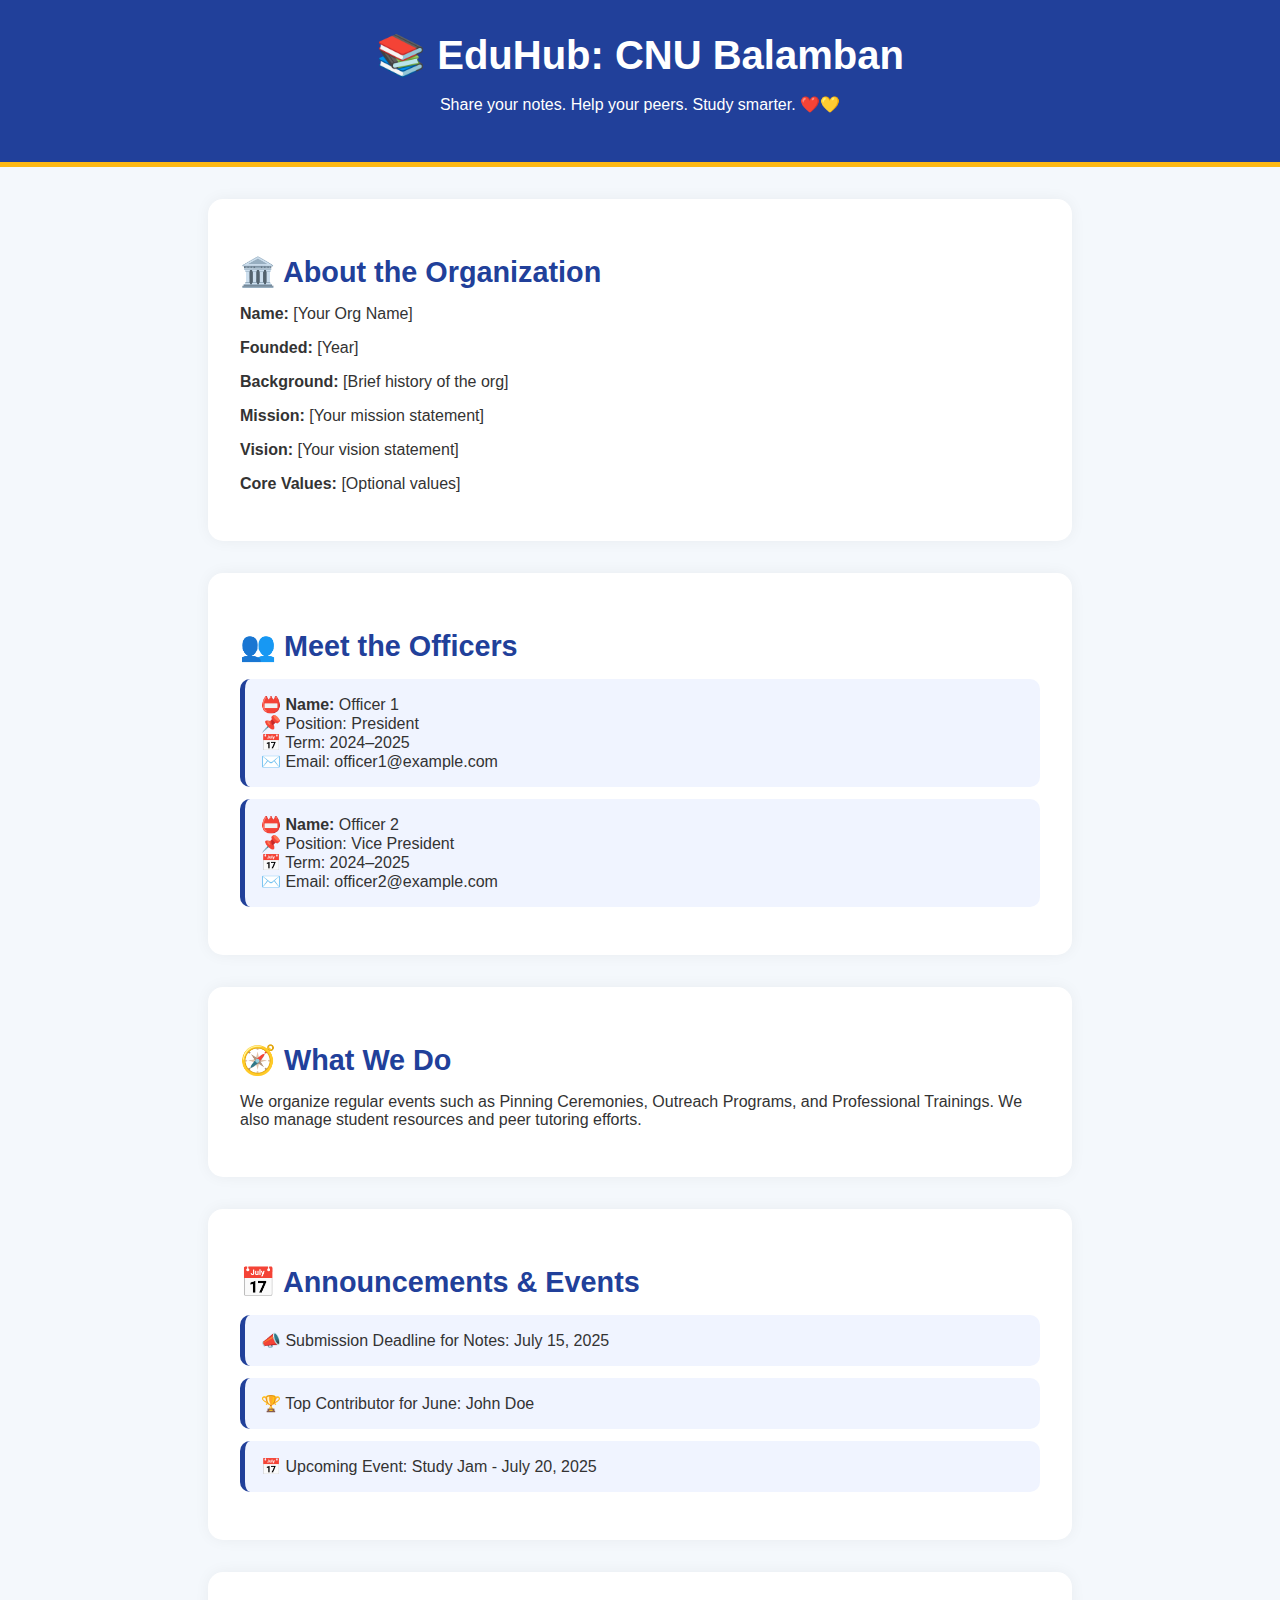
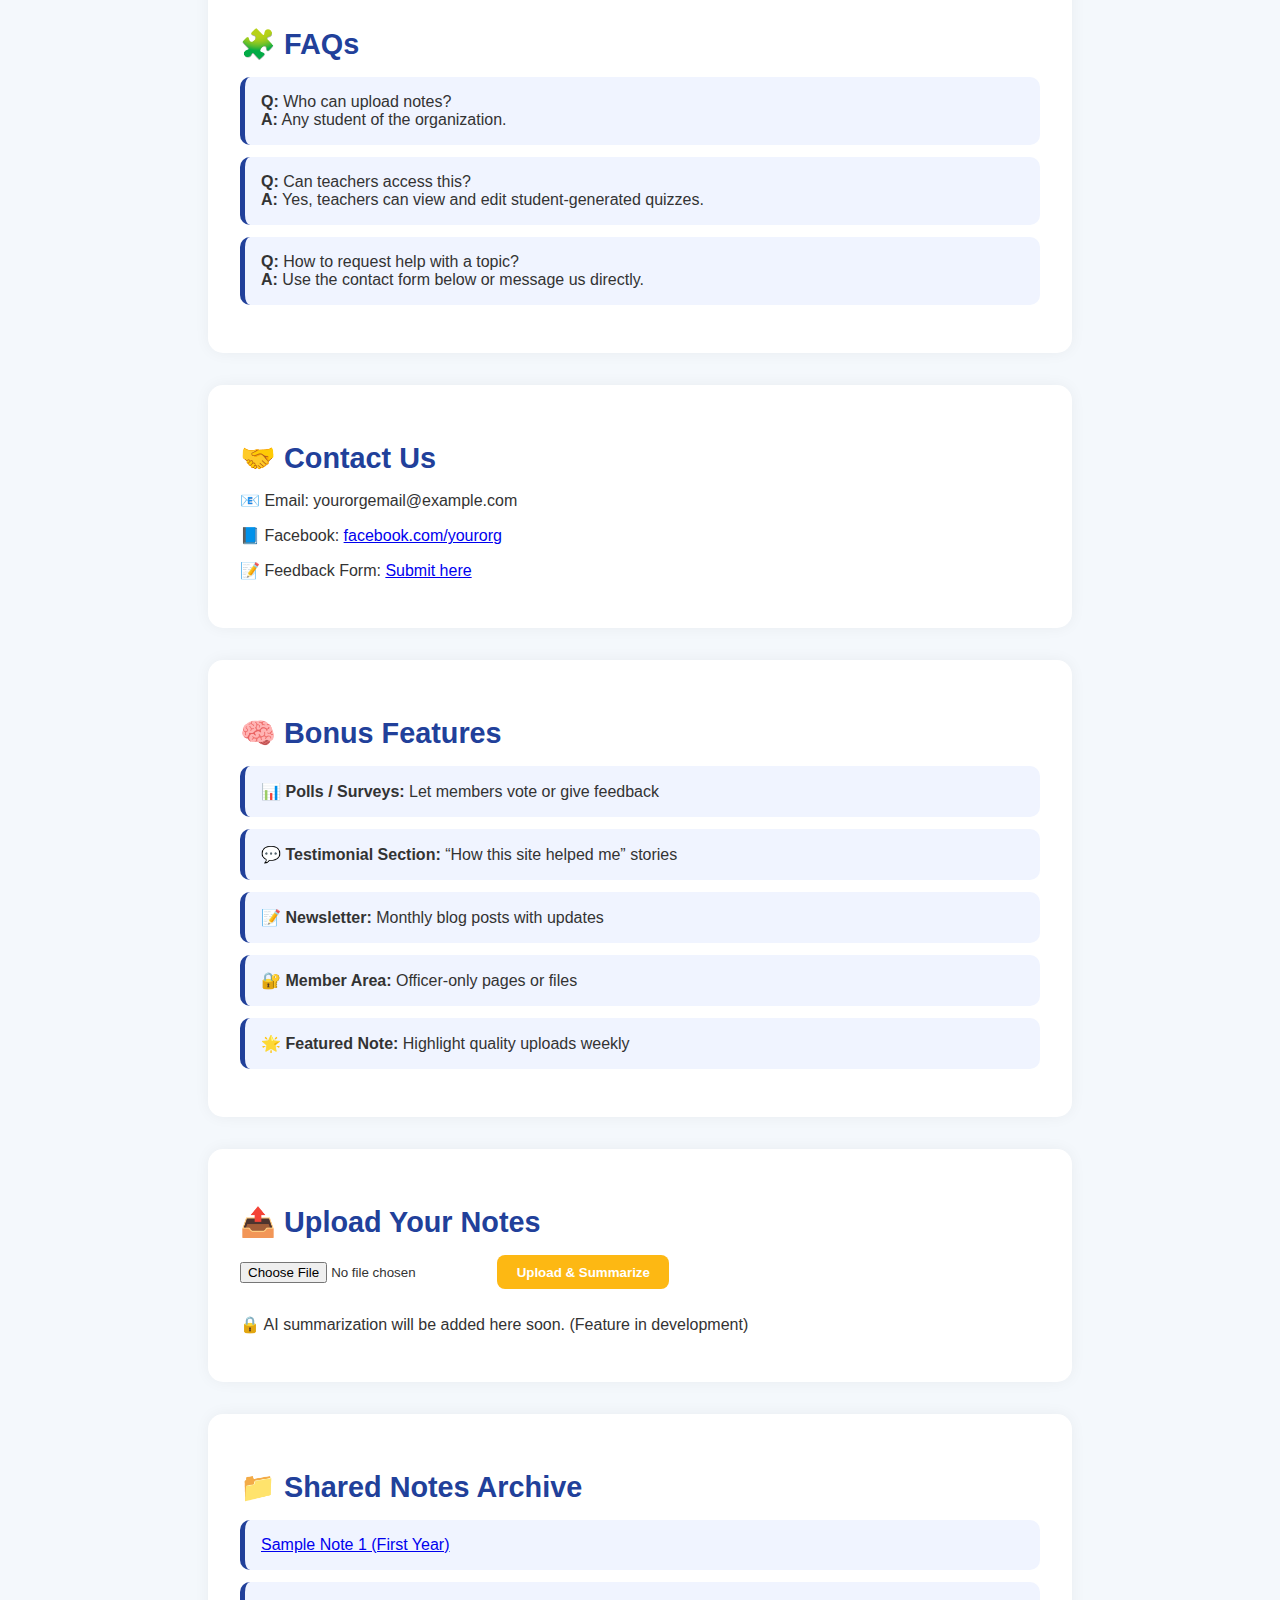
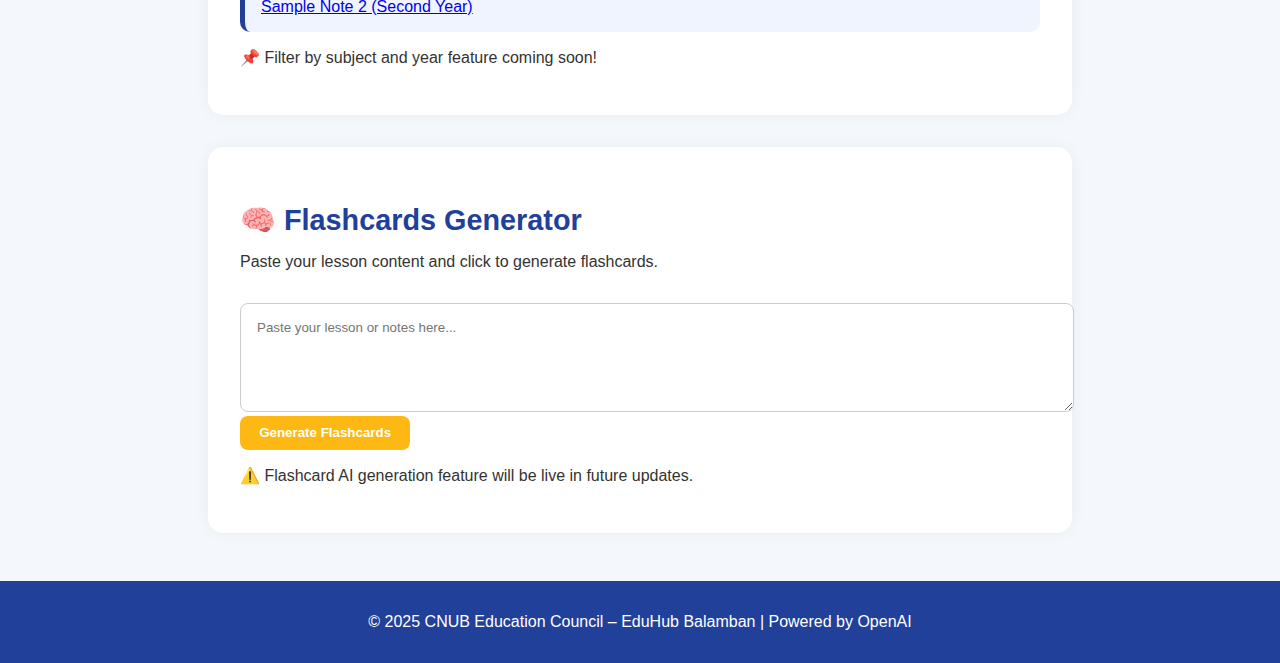
<file: index.html>
<!DOCTYPE html>
<html lang="en">
<head>
  <meta charset="UTF-8" />
  <meta name="viewport" content="width=device-width, initial-scale=1.0" />
  <title>EduHub-CNU Balamban</title>
  <link rel="stylesheet" href="style.css" />
</head>
<body>
  <header>
    <h1>📚 EduHub: CNU Balamban</h1>
    <p>Share your notes. Help your peers. Study smarter. ❤️💛</p>
  </header>

<section id="about">
    <h2>🏛️ About the Organization</h2>
    <p><strong>Name:</strong> [Your Org Name]</p>
    <p><strong>Founded:</strong> [Year]</p>
    <p><strong>Background:</strong> [Brief history of the org]</p>
    <p><strong>Mission:</strong> [Your mission statement]</p>
    <p><strong>Vision:</strong> [Your vision statement]</p>
    <p><strong>Core Values:</strong> [Optional values]</p>
  </section>

  <section id="officers">
    <h2>👥 Meet the Officers</h2>
    <ul>
      <li><strong>📛 Name:</strong> Officer 1<br>📌 Position: President<br>📅 Term: 2024–2025<br>✉️ Email: officer1@example.com</li>
      <li><strong>📛 Name:</strong> Officer 2<br>📌 Position: Vice President<br>📅 Term: 2024–2025<br>✉️ Email: officer2@example.com</li>
    </ul>
  </section>

  <section id="activities">
    <h2>🧭 What We Do</h2>
    <p>We organize regular events such as Pinning Ceremonies, Outreach Programs, and Professional Trainings. We also manage student resources and peer tutoring efforts.</p>
  </section>

  <section id="announcements">
    <h2>📅 Announcements & Events</h2>
    <ul>
      <li>📣 Submission Deadline for Notes: July 15, 2025</li>
      <li>🏆 Top Contributor for June: John Doe</li>
      <li>📅 Upcoming Event: Study Jam - July 20, 2025</li>
    </ul>
  </section>

  <section id="faq">
    <h2>🧩 FAQs</h2>
    <ul>
      <li><strong>Q:</strong> Who can upload notes?<br><strong>A:</strong> Any student of the organization.</li>
      <li><strong>Q:</strong> Can teachers access this?<br><strong>A:</strong> Yes, teachers can view and edit student-generated quizzes.</li>
      <li><strong>Q:</strong> How to request help with a topic?<br><strong>A:</strong> Use the contact form below or message us directly.</li>
    </ul>
  </section>

  <section id="contact">
    <h2>🤝 Contact Us</h2>
    <p>📧 Email: yourorgemail@example.com</p>
    <p>📘 Facebook: <a href="#">facebook.com/yourorg</a></p>
    <p>📝 Feedback Form: <a href="#">Submit here</a></p>
  </section>

  <section id="extras">
    <h2>🧠 Bonus Features</h2>
    <ul>
      <li>📊 <strong>Polls / Surveys:</strong> Let members vote or give feedback</li>
      <li>💬 <strong>Testimonial Section:</strong> “How this site helped me” stories</li>
      <li>📝 <strong>Newsletter:</strong> Monthly blog posts with updates</li>
      <li>🔐 <strong>Member Area:</strong> Officer-only pages or files</li>
      <li>🌟 <strong>Featured Note:</strong> Highlight quality uploads weekly</li>
    </ul>
  </section>
  
  <section id="upload">
    <h2>📤 Upload Your Notes</h2>
    <form id="uploadForm">
      <input type="file" id="fileInput" accept=".pdf,.doc,.docx,.txt" required />
      <button type="submit">Upload & Summarize</button>
    </form>
    <p id="summaryOutput">🔒 AI summarization will be added here soon. (Feature in development)</p>
  </section>

  <section id="notes">
    <h2>📁 Shared Notes Archive</h2>
    <ul id="notesList">
      <li><a href="#">Sample Note 1 (First Year)</a></li>
      <li><a href="#">Sample Note 2 (Second Year)</a></li>
    </ul>
    <p>📌 Filter by subject and year feature coming soon!</p>
  </section>

  <section id="flashcards">
    <h2>🧠 Flashcards Generator</h2>
    <p>Paste your lesson content and click to generate flashcards.</p>
    <textarea id="flashcardInput" rows="5" placeholder="Paste your lesson or notes here..."></textarea>
    <button onclick="generateFlashcards()">Generate Flashcards</button>
    <ul id="flashcardOutput"></ul>
    <p>⚠️ Flashcard AI generation feature will be live in future updates.</p>
  </section>

  <footer>
    <p>&copy; 2025 CNUB Education Council – EduHub Balamban | Powered by OpenAI</p>
  </footer>

  <script>
    document.getElementById("uploadForm").addEventListener("submit", function(event) {
      event.preventDefault();
      const summaryOutput = document.getElementById("summaryOutput");
      summaryOutput.textContent = "🔄 Upload received. AI summarization feature is under development.";
    });

    function generateFlashcards() {
      const input = document.getElementById("flashcardInput").value;
      const output = document.getElementById("flashcardOutput");
      output.innerHTML = "";
      if (!input.trim()) {
        output.innerHTML = "<li>Please enter some content to generate flashcards.</li>";
        return;
      }
      const exampleFlashcards = [
        { q: "What is the main idea of the text?", a: "(Your answer here)" },
        { q: "List one key point from the content.", a: "(Your answer here)" },
      ];
      exampleFlashcards.forEach(card => {
        const li = document.createElement("li");
        li.innerHTML = `<strong>Q:</strong> ${card.q}<br/><strong>A:</strong> ${card.a}`;
        output.appendChild(li);
      });
    }
  </script>
</body>
</html>
</file>
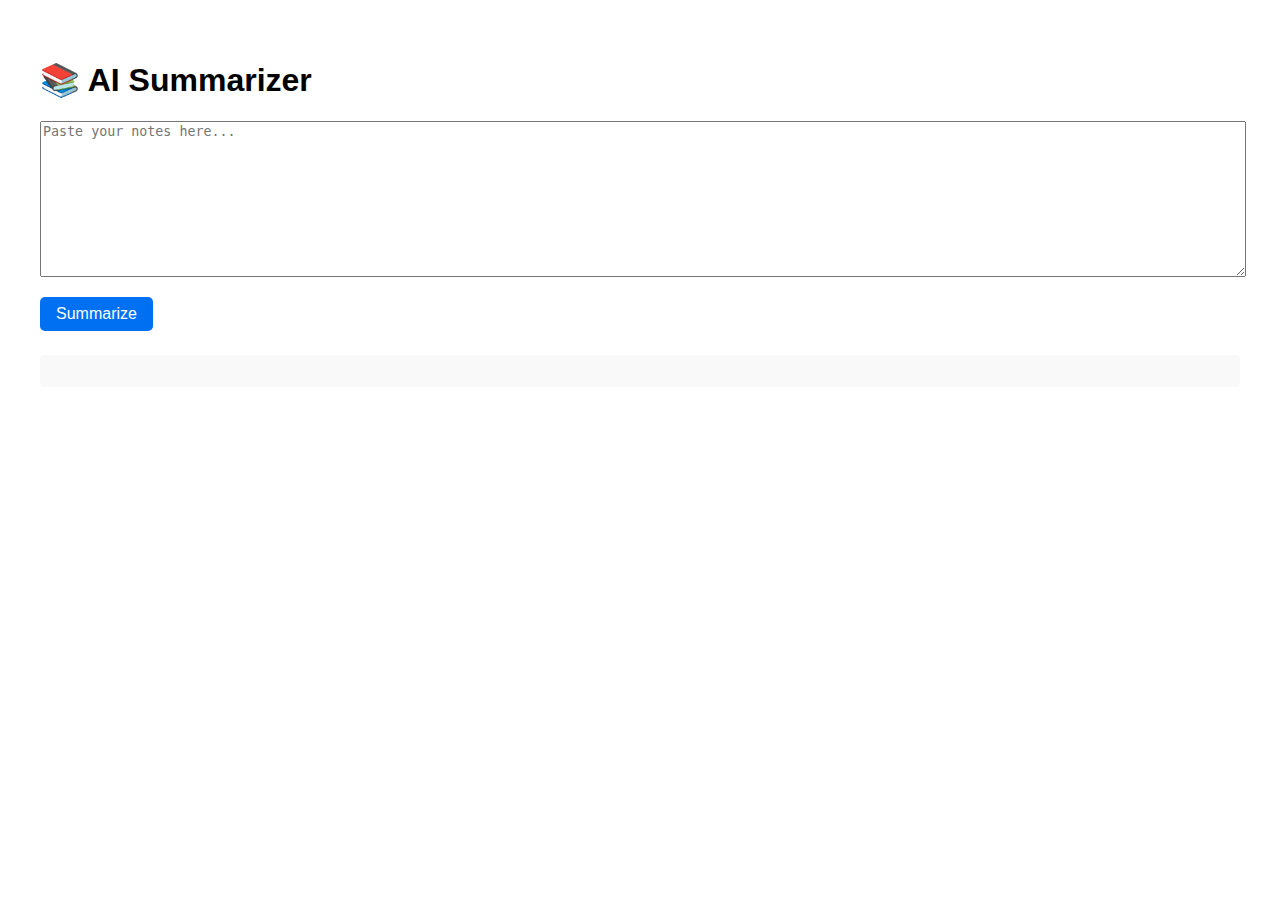
<file: summarizer.html>
<!DOCTYPE html>
<html lang="en">
<head>
  <meta charset="UTF-8" />
  <meta name="viewport" content="width=device-width, initial-scale=1.0" />
  <title>EduHub Summarizer</title>
  <style>
    body {
      font-family: sans-serif;
      padding: 2rem;
    }
    textarea {
      width: 100%;
      height: 150px;
      margin-bottom: 1rem;
    }
    button {
      padding: 0.5rem 1rem;
      font-size: 16px;
      background-color: #0070f3;
      color: white;
      border: none;
      cursor: pointer;
      border-radius: 5px;
    }
    .output {
      margin-top: 1.5rem;
      background-color: #f9f9f9;
      padding: 1rem;
      border-radius: 5px;
    }
  </style>
</head>
<body>

  <h1>📚 AI Summarizer</h1>

  <textarea id="textInput" placeholder="Paste your notes here..."></textarea>
  <br>
  <button onclick="summarize()">Summarize</button>

  <div class="output" id="summaryOutput"></div>

  <script>
    async function summarize() {
      const input = document.getElementById("textInput").value;
      const outputDiv = document.getElementById("summaryOutput");
      outputDiv.innerHTML = "⏳ Summarizing... please wait...";

      try {
        const response = await fetch("https://summarizer-api-7c91.vercel.app/api", {
          method: "POST",
          headers: {
            "Content-Type": "application/json"
          },
          body: JSON.stringify({ text: input })
        });

        const data = await response.json();

        if (data.summary) {
          outputDiv.innerHTML = `<strong>Summary:</strong><br><br>${data.summary.replace(/\n/g, "<br>")}`;
        } else if (data.error) {
          outputDiv.innerHTML = `❌ Error: ${data.error}`;
        } else {
          outputDiv.innerHTML = "⚠️ Unknown response.";
        }

      } catch (err) {
        outputDiv.innerHTML = "❌ Something went wrong.";
        console.error(err);
      }
    }
  </script>

</body>
</html>
</file>
<file: style.css>
/* style.css */

body {
  font-family: 'Poppins', sans-serif;
  background-color: #f4f8fc;
  margin: 0;
  padding: 0;
  color: #333;
}

header {
  background-color: #21409a;
  color: #fff;
  padding: 2rem;
  text-align: center;
  border-bottom: 5px solid #fdb813;
}

header h1 {
  margin: 0;
  font-size: 2.5rem;
}

section {
  padding: 2rem;
  max-width: 800px;
  margin: auto;
  background-color: #fff;
  margin-top: 2rem;
  border-radius: 15px;
  box-shadow: 0 0 15px rgba(0, 0, 0, 0.05);
}

section h2 {
  color: #21409a;
  font-size: 1.8rem;
  margin-bottom: 1rem;
}

form input[type="file"] {
  margin-bottom: 1rem;
}

button {
  background-color: #fdb813;
  color: #fff;
  padding: 0.6rem 1.2rem;
  border: none;
  border-radius: 8px;
  cursor: pointer;
  font-weight: bold;
}

button:hover {
  background-color: #e89c0f;
}

textarea {
  width: 100%;
  padding: 1rem;
  margin-top: 1rem;
  border: 1px solid #ccc;
  border-radius: 8px;
  font-family: 'Poppins', sans-serif;
}

ul {
  list-style-type: none;
  padding: 0;
}

ul li {
  background-color: #f0f4ff;
  margin-bottom: 0.75rem;
  padding: 1rem;
  border-radius: 10px;
  border-left: 5px solid #21409a;
}

footer {
  text-align: center;
  padding: 1rem;
  background-color: #21409a;
  color: #fff;
  margin-top: 3rem;
}

@import url('https://fonts.googleapis.com/css2?family=Poppins:wght@400;600&display=swap');
</file>
